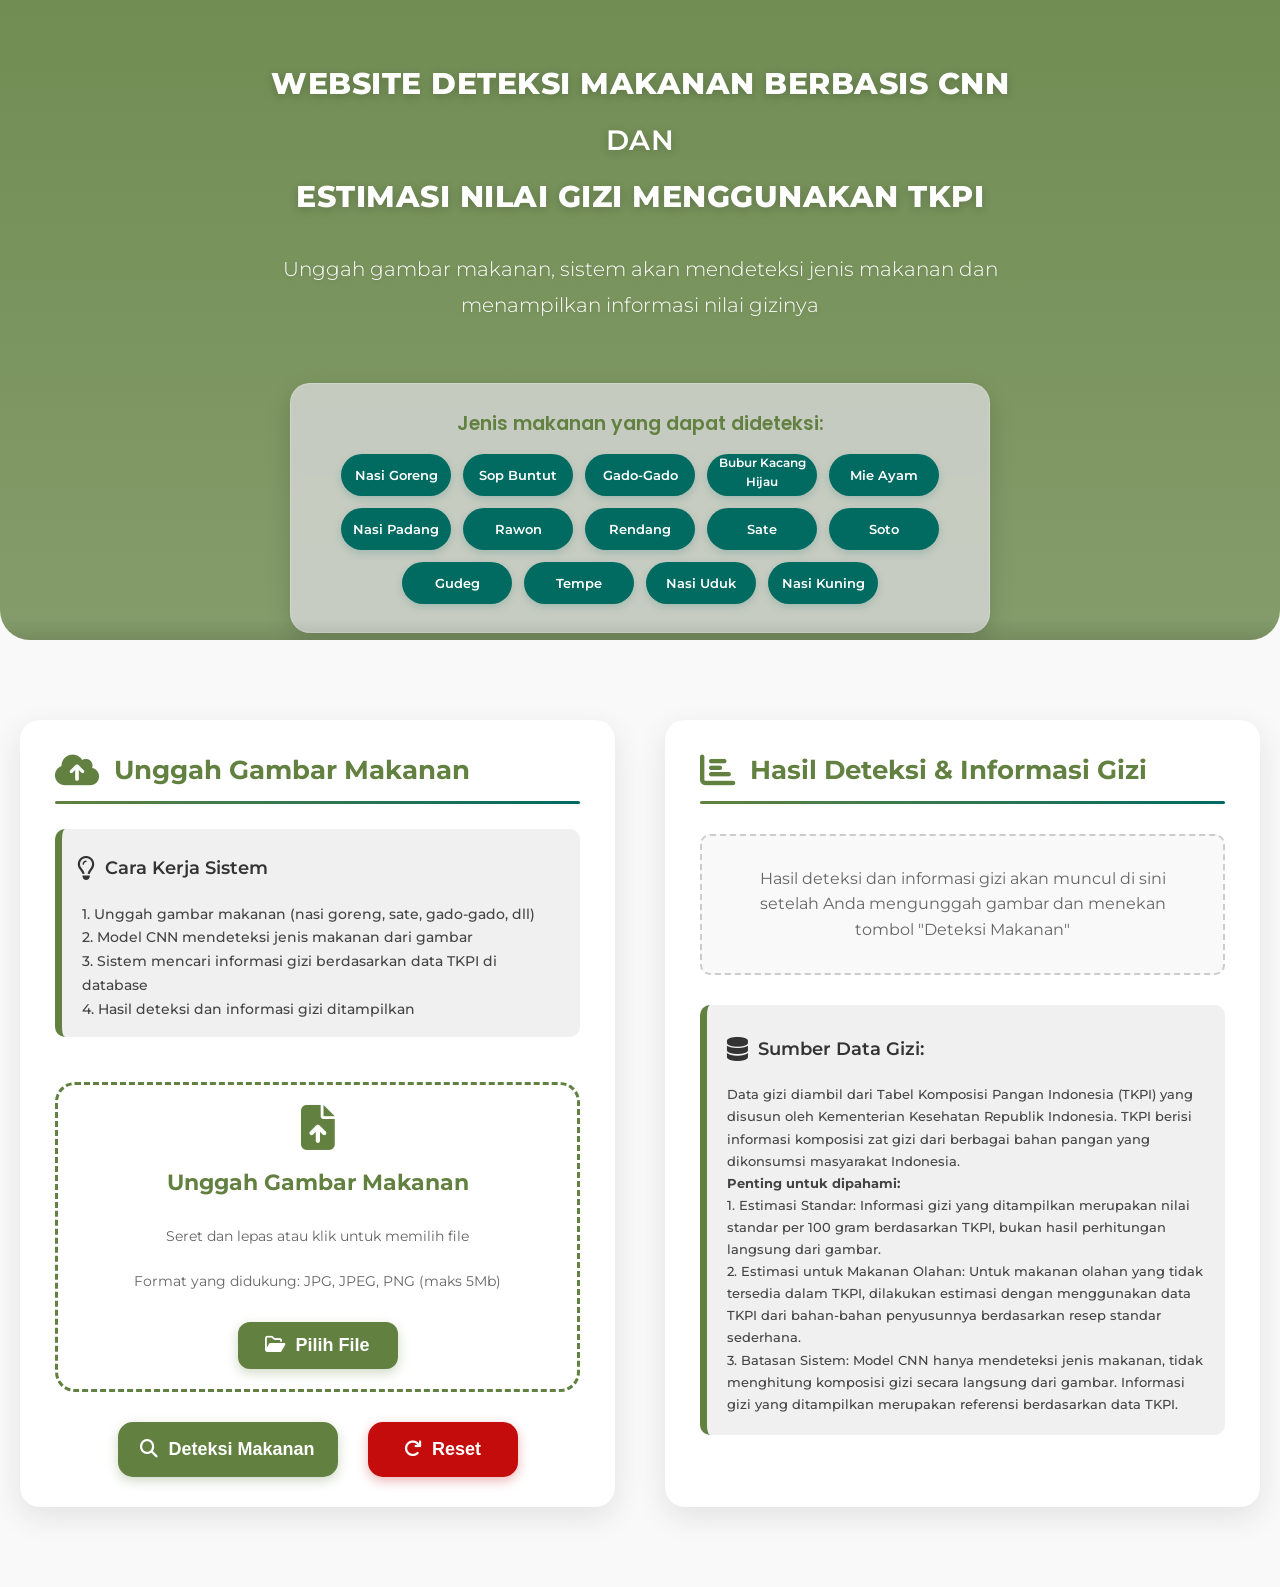
<file: index.html>
<!doctype html>
<html lang="en">
  <head>
    <meta charset="UTF-8" />
    <meta name="viewport" content="width=device-width, initial-scale=1.0" />
    <title>Deteksi Makanan & Informasi Gizi</title>
    <link rel="stylesheet" href="dashboard.css" />
    <link
      rel="stylesheet"
      href="https://cdnjs.cloudflare.com/ajax/libs/font-awesome/6.4.0/css/all.min.css"
    />
    <link rel="preconnect" href="https://fonts.googleapis.com" />
    <link rel="preconnect" href="https://fonts.gstatic.com" crossorigin />
    <link
      href="https://fonts.googleapis.com/css2?family=Kanit:ital,wght@0,100;0,200;0,300;0,400;0,500;0,600;0,700;0,800;0,900;1,100;1,200;1,300;1,400;1,500;1,600;1,700;1,800;1,900&family=Montserrat:ital,wght@0,100..900;1,100..900&family=Paytone+One&family=Playball&family=Poetsen+One&family=Poppins:ital,wght@0,100;0,200;0,300;0,400;0,500;0,600;0,700;0,800;0,900;1,100;1,200;1,300;1,400;1,500;1,600;1,700;1,800;1,900&family=Raleway:ital,wght@0,100..900;1,100..900&family=Roboto:ital,wght@0,100;0,300;0,400;0,500;0,700;0,900;1,100;1,300;1,400;1,500;1,700;1,900&family=Russo+One&display=swap"
      rel="stylesheet"
    />
  </head>
  <body>
    <!-- Box Header -->
    <div class="headerContainer">
      <h1>
        WEBSITE DETEKSI MAKANAN BERBASIS CNN
        <span>DAN</span>
        ESTIMASI NILAI GIZI MENGGUNAKAN TKPI
      </h1>
      <h6>
        Unggah gambar makanan, sistem akan mendeteksi jenis makanan dan
        menampilkan informasi nilai gizinya
      </h6>
      <!-- Box jenis makanan dapat dideteksi -->
      <div class="BoxJenisMakanan">
        <h3>Jenis makanan yang dapat dideteksi:</h3>
        <!-- Jenis Makanan -->
        <div class="BoxMakanan">
          <div class="jenisMakanan">Nasi Goreng</div>
          <div class="jenisMakanan">Sop Buntut</div>
          <div class="jenisMakanan">Gado-Gado</div>
          <div class="jenisMakanan bubur-kacang">
            Bubur Kacang Hijau
          </div>
          <div class="jenisMakanan">Mie Ayam</div>
          <div class="jenisMakanan">Nasi Padang</div>
          <div class="jenisMakanan">Rawon</div>
          <div class="jenisMakanan">Rendang</div>
          <div class="jenisMakanan">Sate</div>
          <div class="jenisMakanan">Soto</div>
          <div class="jenisMakanan">Gudeg</div>
          <div class="jenisMakanan">Tempe</div>
          <div class="jenisMakanan">Nasi Uduk</div>
          <div class="jenisMakanan">Nasi Kuning</div>
        </div>
      </div>
    </div>

    <!-- Main Content -->
    <div class="Container">
      <!-- Box Unggah Gambar -->
      <div class="BoxContainer">
        <div class="BoxUnggah-Informasi">
          <div class="JudulContainer">
            <i class="fa-solid fa-cloud-arrow-up"></i>
            <h2>Unggah Gambar Makanan</h2>
            <br />
          </div>
          <div class="garisBawah"></div>
          <!-- Papan Informasi Cara Menggunakan -->
          <div class="informasiUpload">
            <h4><i class="fa-regular fa-lightbulb"></i>Cara Kerja Sistem</h4>
            <p>
              1. Unggah gambar makanan (nasi goreng, sate, gado-gado, dll)<br />
              2. Model CNN mendeteksi jenis makanan dari gambar<br />
              3. Sistem mencari informasi gizi berdasarkan data TKPI di
              database<br />
              4. Hasil deteksi dan informasi gizi ditampilkan
            </p>
          </div>
          <!-- Box Upload Gambar -->
          <div class="UploadGambar" id="areaInput">
            <h5>
              <i class="fa-solid fa-file-arrow-up"></i><br />
              Unggah Gambar Makanan
            </h5>
            <p>
              Seret dan lepas atau klik untuk memilih file
              <br />
              <br />
              Format yang didukung: JPG, JPEG, PNG (maks 5Mb)
            </p>
            <!-- Button Pilih file -->
            <button class="PilihFile" id="PilihFile">
              <i class="fa-regular fa-folder-open"></i> Pilih File
            </button>
            <input
              type="file"
              id="fileInput"
              accept="image/*"
              style="display: none"
            />
          </div>
          <!-- Preview Gambar -->
          <div class="preview-container">
            <img
              id="imagePreview"
              class="image-preview"
              alt="Preview gambar makanan"
            />
          </div>
          <!-- Button Konfirmasi -->
          <div class="ButtonUnggahContainer">
            <button class="Konfirmasi" id="KonfirmasiMakanan" type="button">
              <i class="fa-solid fa-magnifying-glass"></i> Deteksi Makanan
            </button>
            <button class="Reset" id="ResetMakanan" type="button">
              <i class="fa-solid fa-arrow-rotate-right"></i> Reset
            </button>
          </div>

          <div class="loading" id="loadingIndicator">
            <div class="loading-spinner"></div>
            <p>Sedang memproses deteksi makanan...</p>
          </div>

          <div class="error-message" id="errorMessage">
            <i class="fas fa-exclamation-triangle"></i>
            <span id="errorText">Terjadi kesalahan. Silakan coba lagi.</span>
          </div>
        </div>
      </div>

      <!-- Box Informasi Gizi -->
      <div class="BoxContainer">
        <div class="BoxUnggah-Informasi">
          <div class="JudulContainer">
            <i class="fa-solid fa-chart-bar"></i>
            <h2>Hasil Deteksi & Informasi Gizi</h2>
            <br />
          </div>
          <div class="garisBawah"></div>
          <!-- Notif Belum Ada Makanan Yang Dideteksi -->
          <div class="noDeteksi" id="noDeteksi" style="display: block">
            <p>
              Hasil deteksi dan informasi gizi akan muncul di sini setelah Anda
              mengunggah gambar dan menekan tombol "Deteksi Makanan"
            </p>
          </div>
          <!-- Box Tabel Informasi Gizi -->
          <div class="TabelContainer" id="TabelContainer" style="display: none">
            <!-- Hasil Deteksi -->
            <h7>Hasil Deteksi: <span id="hasilDeteksi">--</span></h7
            ><br />
            <h8>Confidence: <span id="hasilAkurasi">--</span></h8>
            <br/>
            <h8>Performa Model: <span id="performaModel">--</span></h8>
            <br /><br />
            <h9>Informasi Gizi (per 100 gram):</h9>
            <table class="tabelGizi">
              <thead>
                <tr>
                  <th>Komponen Gizi</th>
                  <th>Jumlah</th>
                  <th>Satuan</th>
                  <th>Kode TKPI</th>
                </tr>
              </thead>
              <tbody id="informasiGizi"></tbody>
            </table>
          </div>
          <!-- Papan Informasi data gizi -->
          <div class="informasiSumberGizi">
            <h4><i class="fa-solid fa-database"></i>Sumber Data Gizi:</h4>
            <p>
              Data gizi diambil dari Tabel Komposisi Pangan Indonesia
              (TKPI) yang disusun oleh Kementerian Kesehatan Republik Indonesia.
              TKPI berisi informasi komposisi zat gizi dari berbagai bahan
              pangan yang dikonsumsi masyarakat Indonesia.
              <br />
              <span style="font-weight: bold">Penting untuk dipahami:</span>
              <br />
              1. Estimasi Standar: Informasi gizi yang ditampilkan merupakan
              nilai standar per 100 gram berdasarkan TKPI, bukan hasil
              perhitungan langsung dari gambar. <br />
              2. Estimasi untuk Makanan Olahan: Untuk makanan olahan yang tidak
              tersedia dalam TKPI, dilakukan estimasi dengan menggunakan data
              TKPI dari bahan-bahan penyusunnya berdasarkan resep standar
              sederhana. <br />
              3. Batasan Sistem: Model CNN hanya mendeteksi jenis makanan, tidak
              menghitung komposisi gizi secara langsung dari gambar. Informasi
              gizi yang ditampilkan merupakan referensi berdasarkan data TKPI.
            </p>
          </div>
        </div>
      </div>
    </div>
    <script src="dashboard.js"></script>
  </body>
</html>
</file>
<file: dashboard.css>
* {
    margin: 0;
    padding: 0;
    box-sizing: border-box;
}

body {
    background-color: #f9f9f9;
    color: #333;
    line-height: 1.6;
    font-family: 'Montserrat';
}

.headerContainer {
    width: 100%;
    height: 640px;
    border-bottom-left-radius: 30px;
    border-bottom-right-radius: 30px;
    background: linear-gradient(rgba(98, 129, 65, 0.9), rgba(98, 129, 65, 0.774)), url('https://images.unsplash.com/photo-1490818387583-1baba5e638af?ixlib=rb-4.0.3&auto=format&fit=crop&w=1200&q=80');
    background-size: cover;
    background-position: center;
    position: relative;
    overflow: hidden;
}

.headerContainer::after {
    content: '';
    position: absolute;
    bottom: 0;
    left: 0;
    width: 100%;
    height: 20px;
    background: linear-gradient(to bottom, transparent, rgba(0, 0, 0, 0.1));
}

h1 {
    display: flex;
    flex-direction: column;
    align-items: center;
    font-family: 'Montserrat';
    color: #ffffff;
    font-size: 30px;
    font-weight: 800;
    text-align: center;
    padding-top: 60px;
    text-shadow: 0 2px 10px rgba(0, 0, 0, 0.2);
    letter-spacing: 0.5px;
}

h1 span {
    font-size: 28px;
    margin: 10px 0;
    font-weight: 600;
}

h6 {
    width: 80%;
    max-width: 800px;
    text-align: center;
    color: #ffffff;
    font-size: 20px;
    font-weight: 300;
    font-family: 'Montserrat',  ;
    margin: 30px auto;
    line-height: 1.8;
    text-shadow: 0 1px 5px rgba(0, 0, 0, 0.1);
}

.BoxJenisMakanan {
    width: 90%;
    max-width: 700px;
    height: 250px;
    background-color: rgba(217, 217, 217, 0.8);
    backdrop-filter: blur(5px);
    margin: 0 auto;
    border-radius: 20px;
    padding: 15px;
    box-shadow: 0 8px 25px rgba(0, 0, 0, 0.15);
    border: 1px solid rgba(255, 255, 255, 0.2);
    position: relative;
    top: 30px;
}

h3 {
    text-align: center;
    font-family: 'Poppins' ;
    color: #628141;
    font-size: 19px;
    padding-top: 10px;
    font-weight: 600;
    margin-bottom: 15px;
}

.BoxMakanan {
    display: flex;
    flex-wrap: wrap;
    margin: 10px;
    gap: 12px;
    justify-content: center;
}

.jenisMakanan {
    text-align: center;
    width: 110px;
    height: 42px;
    border-radius: 25px;
    background-color: #016B61;
    font-family: 'Poppins',  ;
    font-size: 13px;
    color: #ffffff;
    font-weight: 600;
    padding: 8px 5px;
    cursor: default;
    transition: all 0.3s ease;
    border: 2px solid transparent;
    box-shadow: 0 3px 8px rgba(1, 107, 97, 0.2);
    display: flex;
    align-items: center;
    justify-content: center;
}

.jenisMakanan:hover {
    background-color: #628141;
    transform: translateY(-3px);
    box-shadow: 0 5px 15px rgba(98, 129, 65, 0.3);
    border-color: #ffffff;
}

.jenisMakanan:active {
    transform: translateY(0);
}

.jenisMakanan.bubur-kacang {
    font-size: 12px;
    padding-top: 1px
}

.Container {
    display: flex;
    justify-content: center;
    gap: 50px;
    margin: 80px auto;
    max-width: 1400px;
    padding: 0 20px;
}

.BoxContainer {
    width: 100%;
    max-width: 600px;
    background-color: #ffffff;
    margin: 0;
    border-radius: 20px;
    box-shadow: 0 10px 30px rgba(31, 30, 30, 0.1);
    transition: all 0.3s ease;
    overflow: hidden;
}

.BoxContainer:hover {
    box-shadow: 0 15px 40px rgba(31, 30, 30, 0.15);
    transform: translateY(-5px);
}

.BoxUnggah-Informasi {
    width: 90%;
    max-width: 550px;
    margin: 25px auto;
    padding: 5px;
}

.JudulContainer {
    display: flex;
    align-items: center;
    gap: 15px;
    font-size: 17px;
    font-family: 'Poppins',  ;
    font-weight: 700;
    color: #628141;
    margin-bottom: 10px;
}

.JudulContainer i {
    font-size: 35px;
    transition: transform 0.3s ease;
}

.JudulContainer:hover i {
    transform: scale(1.1);
}

.garisBawah {
    width: 100%;
    height: 3px;
    background: linear-gradient(to right, #628141, #016B61);
    margin-top: 8px;
    border-radius: 2px;
}

.informasiUpload {
    width: 100%;
    height: auto;
    min-height: 150px;
    background-color: #f0f0f0;
    margin-top: 25px;
    border-radius: 10px;
    border-left: 7px solid #628141;
    padding: 15px;
    transition: all 0.3s ease;
}

.informasiUpload:hover {
    background-color: #e8e8e8;
    box-shadow: 0 5px 15px rgba(0, 0, 0, 0.05);
}

h4 {
    font-family: 'Poppins',  ;
    font-size: 18px;
    font-weight: 600;
    padding: 10px 0;
    display: flex;
    align-items: center;
}

h4 i {
    margin-right: 10px;
    font-size: 24px;
}

.informasiUpload p {
    font-size: 14px;
    color: #444;
    font-family: 'Montserrat',  ;
    font-weight: 500;
    text-align: left;
    margin: 10px 0 0 5px;
    line-height: 1.7;
}

.UploadGambar {
    width: 100%;
    height: 310px;
    background-color: transparent;
    border: 3px dashed #628141;
    margin-top: 45px;
    border-radius: 20px;
    text-align: center;
    transition: all 0.3s ease;
    cursor: pointer;
    display: flex;
    flex-direction: column;
    justify-content: center;
    align-items: center;
    padding: 20px;
}

.UploadGambar:hover {
    background-color: rgba(98, 129, 65, 0.05);
    border-color: #016B61;
    border-style: solid;
    transform: scale(1.01);
}

.UploadGambar.dragover {
    background-color: rgba(98, 129, 65, 0.15);
    border-color: #016B61;
    border-style: solid;
}

h5 {
    font-size: 22px;
    font-family: 'Montserrat',  ;
    font-weight: 700;
    color: #628141;
    margin-bottom: 15px;
    transition: color 0.3s ease;
}

h5 i {
    font-size: 45px;
    margin-bottom: 15px;
    display: block;
    transition: transform 0.3s ease;
}

.UploadGambar:hover h5 i {
    transform: translateY(-5px);
}

.UploadGambar p {
    font-size: 14px;
    color: #666;
    font-family: 'Montserrat',  ;
    font-weight: 400;
    margin-top: 10px;
    line-height: 1.6;
}

.PilihFile {
    width: 160px;
    height: 50px;
    border: none;
    background-color: #628141;
    border-radius: 12px;
    color: #ffffff;
    font-family: 'Montserrat',  ;
    font-size: 18px;
    font-weight: 600;
    margin-top: 30px;
    cursor: pointer;
    transition: all 0.3s ease;
    display: flex;
    align-items: center;
    justify-content: center;
    gap: 10px;
    box-shadow: 0 4px 12px rgba(98, 129, 65, 0.3);
}

.PilihFile:hover {
    background-color: #016B61;
    transform: translateY(-3px);
    box-shadow: 0 6px 18px rgba(98, 129, 65, 0.4);
}

.PilihFile:active {
    transform: translateY(0);
}

.ButtonUnggahContainer {
    display: flex;
    justify-content: center;
    gap: 30px;
    margin-top: 30px;
    flex-wrap: wrap;
}

.Konfirmasi {
    width: 220px;
    height: 55px;
    border: none;
    background-color: #628141;
    color: #ffffff;
    font-size: 18px;
    font-weight: 600;
    font-family: 'Montserrat',  ;
    border-radius: 15px;
    cursor: pointer;
    transition: all 0.3s ease;
    display: flex;
    align-items: center;
    justify-content: center;
    gap: 10px;
    box-shadow: 0 4px 12px rgba(98, 129, 65, 0.3);
}

.Konfirmasi:hover {
    background-color: #016B61;
    transform: translateY(-3px);
    box-shadow: 0 6px 18px rgba(1, 107, 97, 0.4);
}

.Konfirmasi:active {
    transform: translateY(0);
}

.Reset {
    width: 150px;
    height: 55px;
    border: none;
    background-color: #C40C0C;
    color: #ffffff;
    font-size: 18px;
    font-weight: 600;
    font-family: 'Montserrat',  ;
    border-radius: 15px;
    cursor: pointer;
    transition: all 0.3s ease;
    display: flex;
    align-items: center;
    justify-content: center;
    gap: 10px;
    box-shadow: 0 4px 12px rgba(196, 12, 12, 0.3);
}

.Reset:hover {
    background-color: #a50909;
    transform: translateY(-3px);
    box-shadow: 0 6px 18px rgba(196, 12, 12, 0.4);
}

.Reset:active {
    transform: translateY(0);
}

.preview-container {
    text-align: center;
    margin: 25px 0 15px;
    font-family: 'Montserrat',  ;
}

.image-preview {
    max-width: 100%;
    max-height: 280px;
    border-radius: 12px;
    margin: 10px auto 15px;
    display: none;
    box-shadow: 0 5px 20px rgba(0, 0, 0, 0.1);
    border: 3px solid #628141;
    object-fit: contain;
}

.loading {
    display: none;
    text-align: center;
    padding: 30px;
}

.loading-spinner {
    border: 5px solid #f3f3f3;
    border-top: 5px solid #628141;
    border-radius: 50%;
    width: 50px;
    height: 50px;
    animation: spin 1s linear infinite;
    margin: 0 auto 20px;
}

@keyframes spin {
    0% {
        transform: rotate(0deg);
    }

    100% {
        transform: rotate(360deg);
    }
}

.error-message {
    background-color: #ffebee;
    color: #c62828;
    padding: 18px;
    border-radius: 10px;
    margin-top: 20px;
    display: none;
    border-left: 5px solid #c62828;
    font-family: 'Montserrat',  ;
    font-weight: 500;
    animation: shake 0.5s ease;
}

@keyframes shake {

    0%,
    100% {
        transform: translateX(0);
    }

    25% {
        transform: translateX(-5px);
    }

    75% {
        transform: translateX(5px);
    }
}

/* Informasi Gizi */
.informasiSumberGizi {
    width: 100%;
    height: auto;
    min-height: 290px;
    background-color: #f0f0f0;
    margin-top: 25px;
    border-radius: 10px;
    border-left: 7px solid #628141;
    padding: 20px;
    transition: all 0.3s ease;
}

.informasiSumberGizi:hover {
    background-color: #e8e8e8;
    box-shadow: 0 5px 15px rgba(0, 0, 0, 0.05);
}

.informasiSumberGizi p {
    font-size: 13px;
    color: #444;
    font-family: 'Montserrat',  ;
    font-weight: 500;
    text-align: left;
    margin: 10px 0 0 0;
    line-height: 1.7;
}

.TabelContainer {
    width: 100%;
    height: auto;
    min-height: 390px;
    background-color: #EFEFEF;
    margin-top: 20px;
    border-radius: 15px;
    padding: 20px;
    display: none;
    animation: fadeIn 0.5s ease;
}

@keyframes fadeIn {
    from {
        opacity: 0;
        transform: translateY(10px);
    }

    to {
        opacity: 1;
        transform: translateY(0);
    }
}

.TabelContainer h7 {
    font-size: 22px;
    color: #628141;
    font-family: 'Montserrat',  ;
    font-weight: 700;
    /* margin-bottom: 15px; */
    display: block;
}

h8 {
    font-size: 20px;
    color: #628141;
    font-family: 'Montserrat',  ;
    font-weight: 700;
    margin-top: -20px;
    display: block;
}

h9 {
    font-size: 20px;
    color: #333;
    font-family: 'Montserrat',  ;
    font-weight: 600;
    margin: 20px 0 15px;
    display: block;
}

.noDeteksi {
    font-family: 'Montserrat',  ;
    margin: 30px 0;
    text-align: center;
    padding: 30px;
    background-color: #f9f9f9;
    border-radius: 10px;
    border: 2px dashed #ccc;
    color: #666;
    font-size: 16px;
    line-height: 1.6;
}

/* Performa Model */
#performaModel {
    background-color: #f8f9fa;
    padding: 8px 12px;
    border-radius: 6px;
    font-family: monospace;
    font-size: 12px;
    border-left: 3px solid #628141;
    margin: 5px 0;
}

.performa-tooltip {
    cursor: help;
    border-bottom: 1px dashed #628141;
}

.tabelGizi {
    width: 100%;
    border-collapse: collapse;
    font-family: 'Montserrat',  ;
    margin: 20px 0;
    border-radius: 10px;
    overflow: hidden;
    box-shadow: 0 3px 15px rgba(0, 0, 0, 0.05);
}

thead {
    background: linear-gradient(135deg, #628141, #016B61);
    font-weight: 600;
    color: #ffffff;
    height: 50px;
}

thead tr {
    height: 50px;
}

tbody {
    color: #333;
    text-align: left;
    font-size: 16px;
}

.tabelGizi th,
.tabelGizi td {
    padding: 15px 20px;
    border-bottom: 1px solid #ddd;
    transition: background-color 0.2s ease;
}

.tabelGizi tbody tr {
    transition: all 0.3s ease;
}

.tabelGizi tbody tr:hover {
    background-color: rgba(98, 129, 65, 0.1);
    transform: translateX(5px);
}

.tabelGizi tbody tr:nth-child(odd) {
    background-color: #ffffff;
}

.tabelGizi tbody tr:nth-child(even) {
    background-color: #f9f9f9;
}

/* Responsive Design */
@media (max-width: 1200px) {
    .Container {
        flex-direction: column;
        align-items: center;
        gap: 40px;
    }

    .BoxContainer {
        max-width: 700px;
    }
}

@media (max-width: 768px) {
    .headerContainer {
        height: auto;
        padding-bottom: 50px;
    }

    h1 {
        font-size: 24px;
        padding: 40px 20px 0;
    }

    h6 {
        font-size: 16px;
        width: 90%;
    }

    .BoxJenisMakanan {
        width: 95%;
        height: auto;
        padding-bottom: 20px;
    }

    .BoxMakanan {
        gap: 8px;
    }

    .jenisMakanan {
        width: 100px;
        height: 38px;
        font-size: 12px;
    }

    .Container {
        margin: 50px auto;
        padding: 0 15px;
    }

    .ButtonUnggahContainer {
        flex-direction: column;
        align-items: center;
    }

    .Konfirmasi,
    .Reset {
        width: 90%;
        max-width: 300px;
    }

    .jenisMakanan.bubur-kacang {
        font-size: 11px;
        padding: 7px 3px;
        line-height: 1.2;
        word-spacing: -0.5px;
    }

    .UploadGambar {
        height: 400px;
    }

    .tabelGizi {
        width: 100%;
        font-size: 14px;
        display: block;
        overflow-x: auto;
    }

    .tabelGizi th,
    .tabelGizi td {
        padding: 8px 10px;
        font-size: 12px;
        white-space: nowrap;
    }

    .tabelGizi thead {
        font-size: 13px;
    }


    .loading-spinner {
        display: none;
    }
}

@media (max-width: 480px) {
    h1 {
        font-size: 20px;
    }

    h6 {
        font-size: 14px;
    }

    .jenisMakanan {
        width: 85px;
        height: 36px;
        font-size: 11px;
    }

    .JudulContainer {
        flex-direction: column;
        text-align: center;
        gap: 10px;
    }

    .tabelGizi th,
    .tabelGizi td {
        padding: 10px;
        font-size: 14px;
    }
}
</file>
